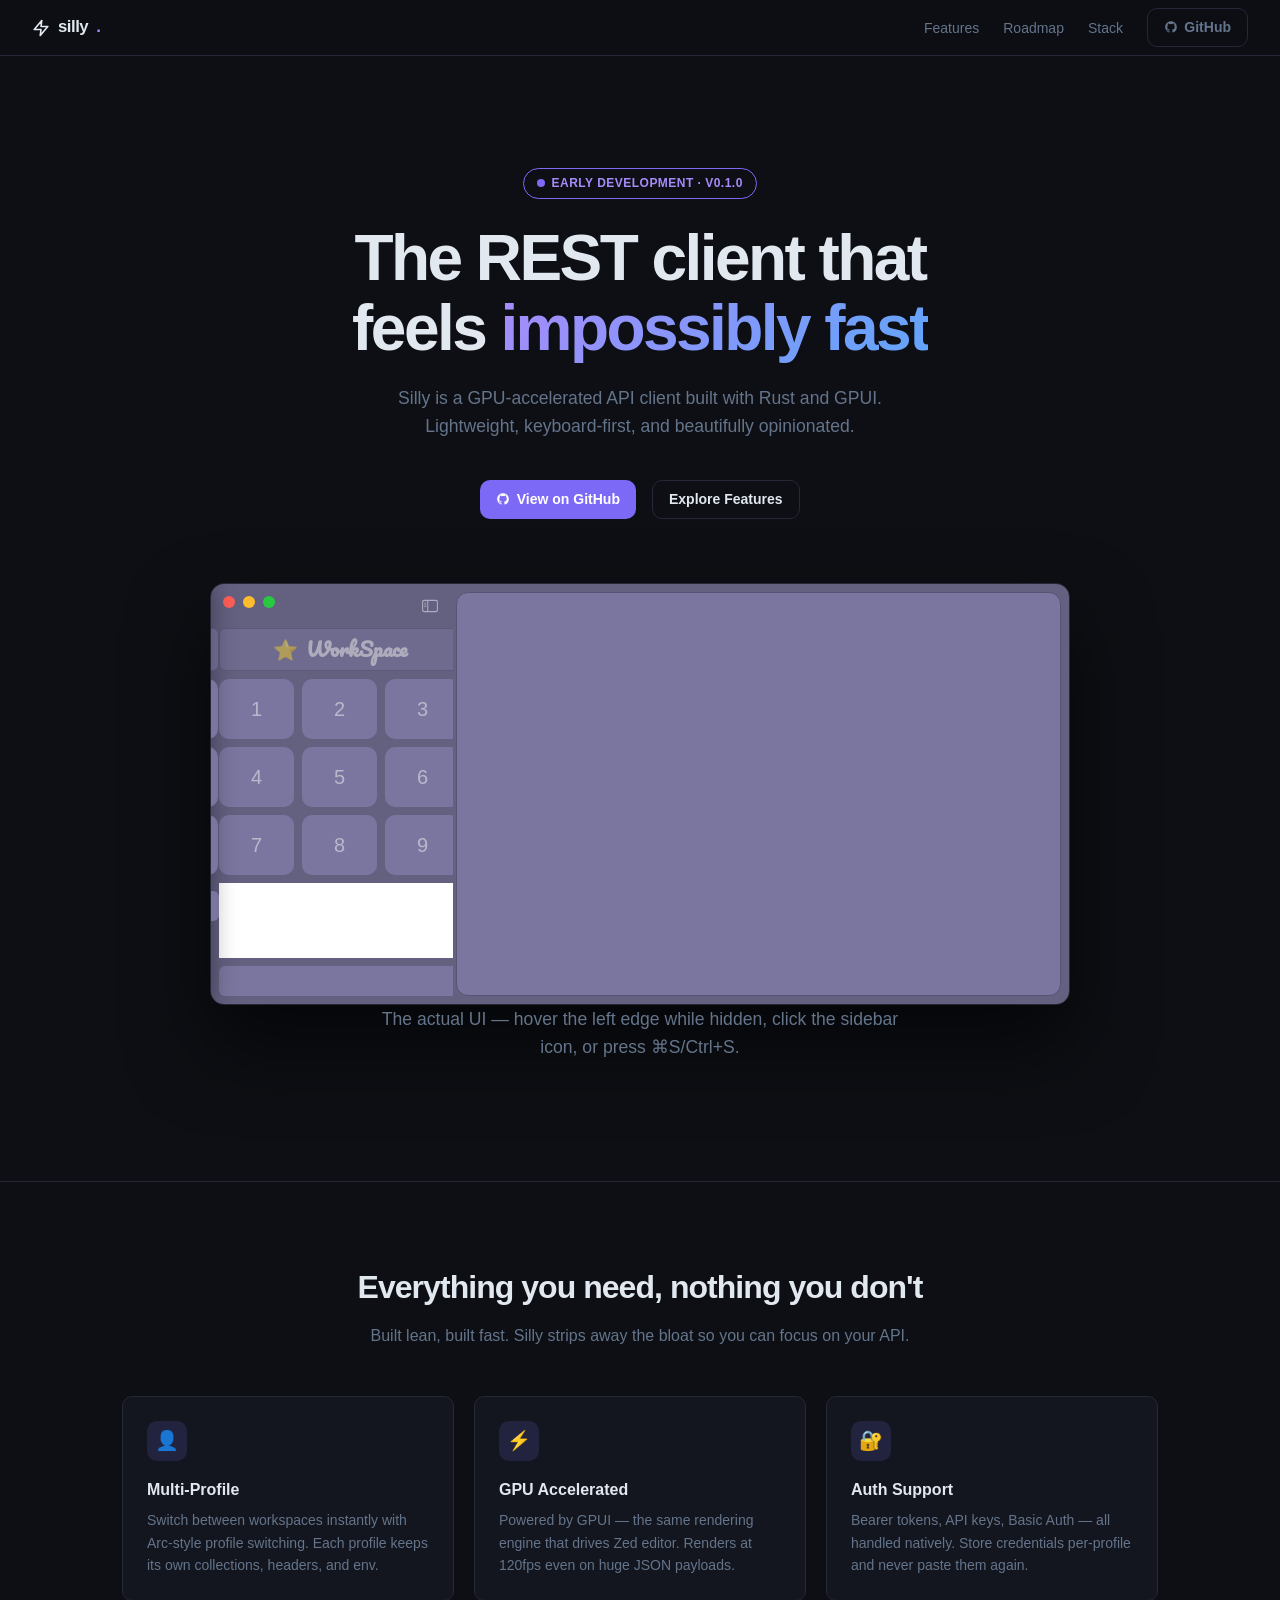
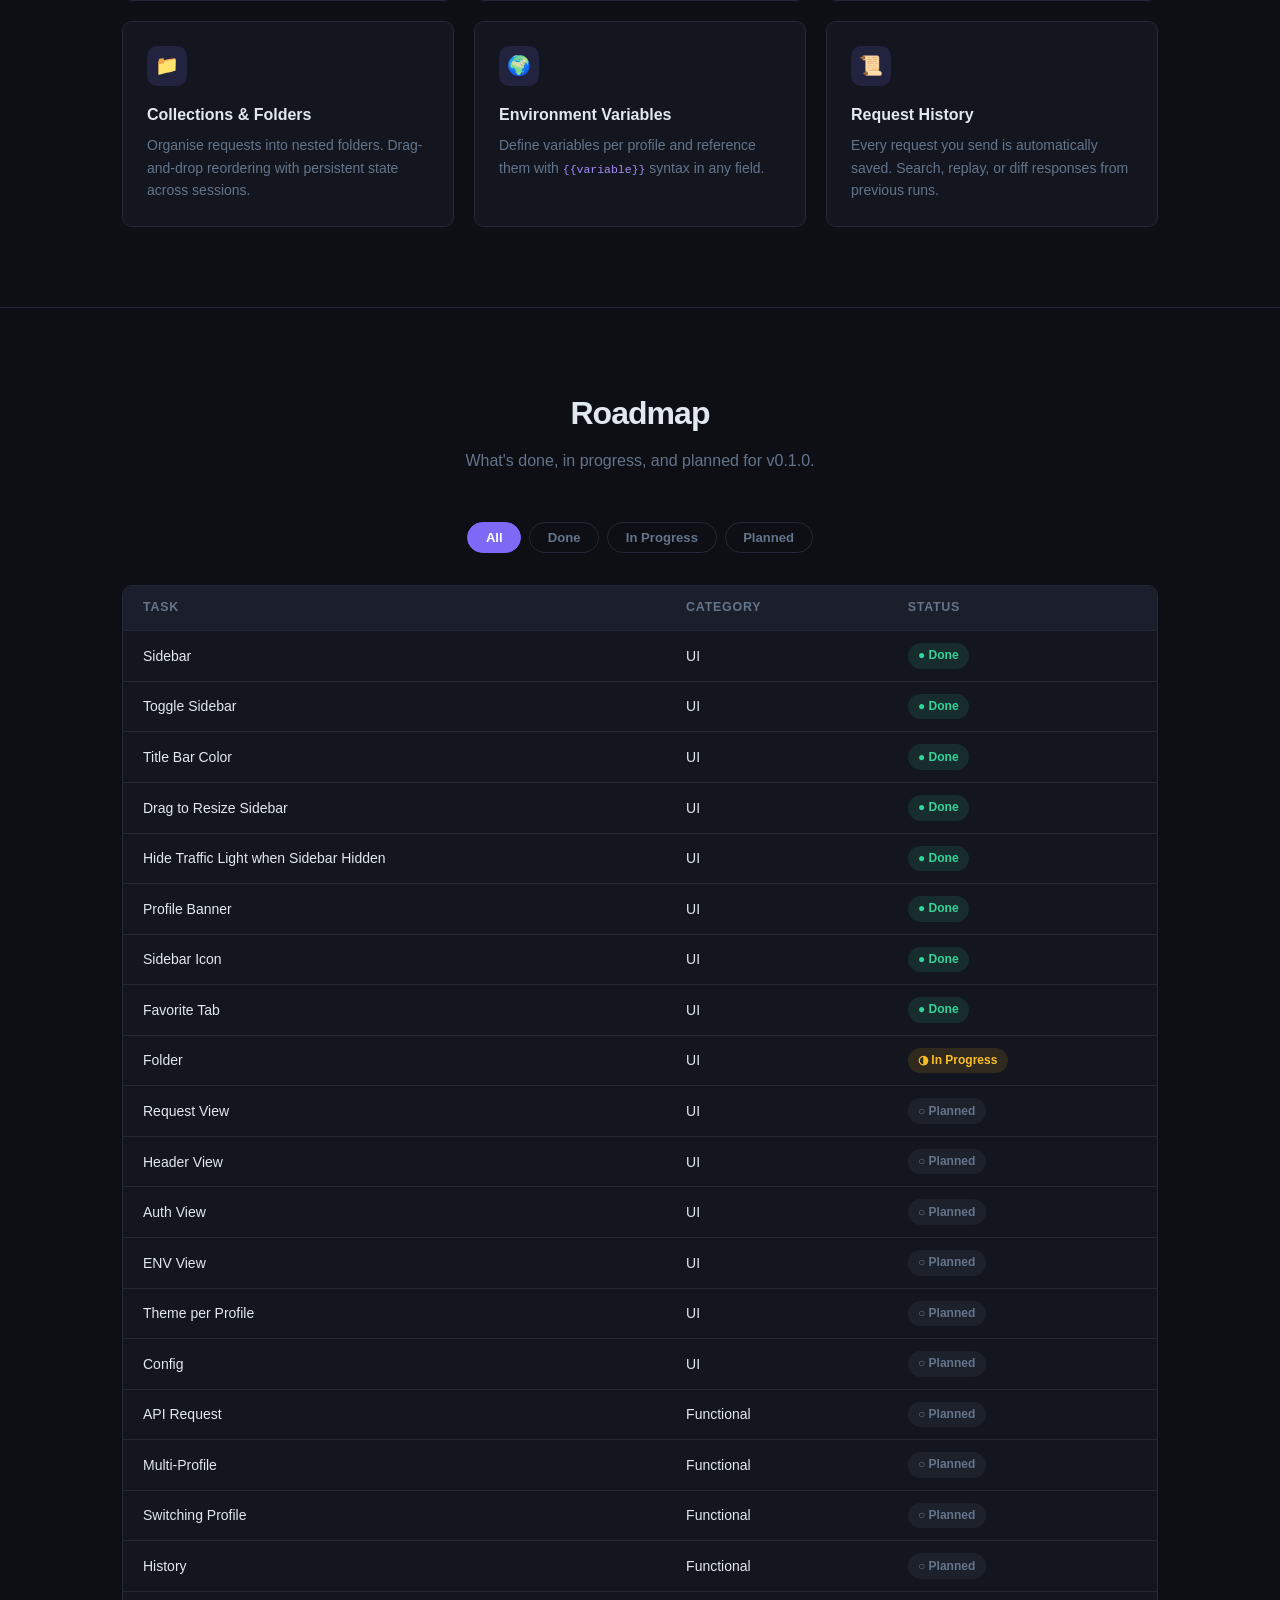
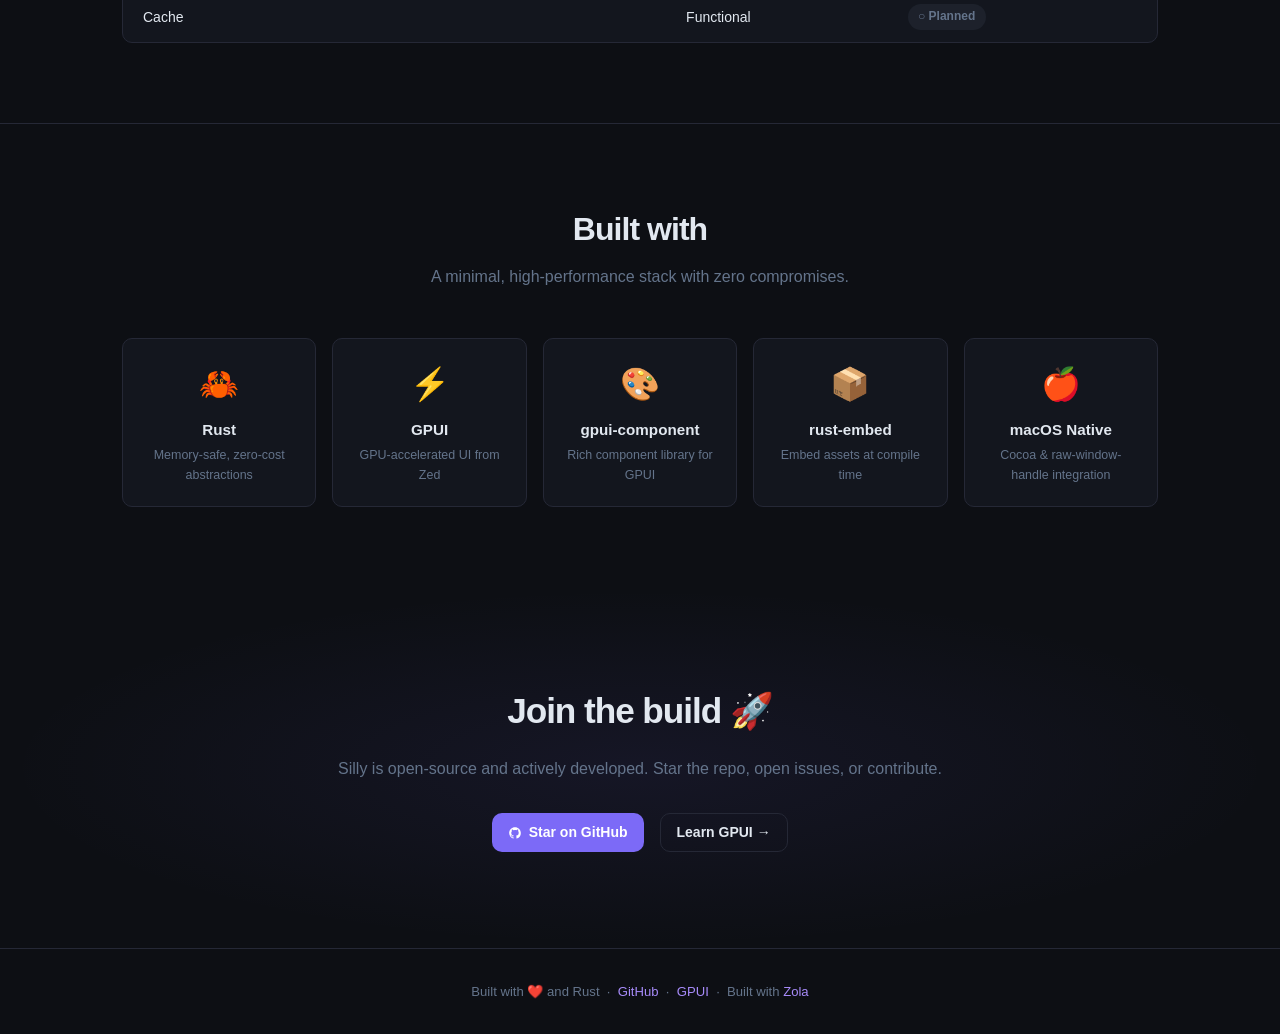
<file: index.html>
<!doctype html><html lang=en><head><meta charset=UTF-8><meta content="width=device-width,initial-scale=1.0" name=viewport><title>Silly — A GPU-accelerated REST client built with Rust and GPUI.</title><meta content="A GPU-accelerated REST client built with Rust and GPUI." name=description><meta content=Silly property=og:title><meta content="A GPU-accelerated REST client built with Rust and GPUI." property=og:description><meta content=website property=og:type><link href=https://fonts.googleapis.com rel=preconnect><link crossorigin href=https://fonts.gstatic.com rel=preconnect><link href="https://fonts.googleapis.com/css2?family=Pacifico&display=swap" rel=stylesheet><link href=https://ddeedev.github.io/SillyProject/main.css rel=stylesheet><body><nav><a class=nav-logo href=https://ddeedev.github.io/SillyProject> <svg viewbox="0 0 24 24" fill=none height=18 stroke=currentColor stroke-linecap=round stroke-linejoin=round stroke-width=2.2 width=18><path d="M13 2L3 14h9l-1 8 10-12h-9l1-8z"/></svg> silly<span>.</span> </a><ul class=nav-links><li><a href=#features>Features</a><li><a href=#roadmap>Roadmap</a><li><a href=#stack>Stack</a><li><a class="btn btn-ghost" href=https://github.com/ddeedev/SillyProject rel=noopener target=_blank> <svg viewbox="0 0 24 24" fill=currentColor height=14 width=14><path d="M12 2C6.48 2 2 6.48 2 12c0 4.42 2.87 8.17 6.84 9.49.5.09.68-.22.68-.48v-1.7c-2.78.61-3.37-1.34-3.37-1.34-.45-1.15-1.11-1.46-1.11-1.46-.91-.62.07-.61.07-.61 1 .07 1.53 1.03 1.53 1.03.89 1.53 2.34 1.09 2.91.83.09-.65.35-1.09.63-1.34-2.22-.25-4.56-1.11-4.56-4.95 0-1.09.39-1.98 1.03-2.68-.1-.25-.45-1.27.1-2.64 0 0 .84-.27 2.75 1.02A9.56 9.56 0 0112 6.8c.85.004 1.7.115 2.5.337 1.9-1.29 2.74-1.02 2.74-1.02.55 1.37.2 2.39.1 2.64.64.7 1.03 1.59 1.03 2.68 0 3.85-2.34 4.7-4.57 4.95.36.31.68.92.68 1.85v2.74c0 .27.18.58.69.48A10.01 10.01 0 0022 12c0-5.52-4.48-10-10-10z"/></svg> GitHub </a></ul></nav><section class=hero><div class=container><div class=badge><svg viewbox="0 0 10 10" fill=var(--accent) height=8 width=8><circle cx=5 cy=5 r=5 /></svg> Early Development · v0.1.0</div><h1>The REST client that<br>feels <em>impossibly fast</em></h1><p>Silly is a GPU-accelerated API client built with Rust and GPUI. Lightweight, keyboard-first, and beautifully opinionated.<div class=hero-actions><a class="btn btn-primary" href=https://github.com/ddeedev/SillyProject rel=noopener target=_blank> <svg viewbox="0 0 24 24" fill=currentColor height=14 width=14><path d="M12 2C6.48 2 2 6.48 2 12c0 4.42 2.87 8.17 6.84 9.49.5.09.68-.22.68-.48v-1.7c-2.78.61-3.37-1.34-3.37-1.34-.45-1.15-1.11-1.46-1.11-1.46-.91-.62.07-.61.07-.61 1 .07 1.53 1.03 1.53 1.03.89 1.53 2.34 1.09 2.91.83.09-.65.35-1.09.63-1.34-2.22-.25-4.56-1.11-4.56-4.95 0-1.09.39-1.98 1.03-2.68-.1-.25-.45-1.27.1-2.64 0 0 .84-.27 2.75 1.02A9.56 9.56 0 0112 6.8c.85.004 1.7.115 2.5.337 1.9-1.29 2.74-1.02 2.74-1.02.55 1.37.2 2.39.1 2.64.64.7 1.03 1.59 1.03 2.68 0 3.85-2.34 4.7-4.57 4.95.36.31.68.92.68 1.85v2.74c0 .27.18.58.69.48A10.01 10.01 0 0022 12c0-5.52-4.48-10-10-10z"/></svg> View on GitHub </a><a class="btn btn-ghost" href=#features>Explore Features</a></div><div class=app-preview><div class=app-window id=appWindow><div class=traffic-lights id=trafficLights><div class="dot dot-red"></div><div class="dot dot-yellow"></div><div class="dot dot-green"></div></div><div class=hover-zone id=hoverZone></div><div class=sidebar id=sidebar><div class=sidebar-topbar><button title="Toggle sidebar (⌘S)" class=sidebar-toggle id=sidebarToggle><svg viewbox="0 0 56 56" fill=currentColor height=16 width=18><path d="M 7.7148 49.5742 L 48.2852 49.5742 C 53.1836 49.5742 55.6446 47.1367 55.6446 42.3086 L 55.6446 13.6914 C 55.6446 8.8633 53.1836 6.4258 48.2852 6.4258 L 7.7148 6.4258 C 2.8398 6.4258 .3554 8.8398 .3554 13.6914 L .3554 42.3086 C .3554 47.1602 2.8398 49.5742 7.7148 49.5742 Z M 7.7851 45.8008 C 5.4413 45.8008 4.1288 44.5586 4.1288 42.1211 L 4.1288 13.8789 C 4.1288 11.4414 5.4413 10.1992 7.7851 10.1992 L 18.2148 10.1992 L 18.2148 45.8008 Z M 48.2147 10.1992 C 50.5350 10.1992 51.8708 11.4414 51.8708 13.8789 L 51.8708 42.1211 C 51.8708 44.5586 50.5350 45.8008 48.2147 45.8008 L 21.8944 45.8008 L 21.8944 10.1992 Z M 13.7148 18.8945 C 14.4179 18.8945 15.0507 18.2617 15.0507 17.5820 C 15.0507 16.8789 14.4179 16.2696 13.7148 16.2696 L 8.6757 16.2696 C 7.9726 16.2696 7.3632 16.8789 7.3632 17.5820 C 7.3632 18.2617 7.9726 18.8945 8.6757 18.8945 Z M 13.7148 24.9649 C 14.4179 24.9649 15.0507 24.3320 15.0507 23.6289 C 15.0507 22.9258 14.4179 22.3398 13.7148 22.3398 L 8.6757 22.3398 C 7.9726 22.3398 7.3632 22.9258 7.3632 23.6289 C 7.3632 24.3320 7.9726 24.9649 8.6757 24.9649 Z M 13.7148 31.0118 C 14.4179 31.0118 15.0507 30.4258 15.0507 29.7227 C 15.0507 29.0196 14.4179 28.4102 13.7148 28.4102 L 8.6757 28.4102 C 7.9726 28.4102 7.3632 29.0196 7.3632 29.7227 C 7.3632 30.4258 7.9726 31.0118 8.6757 31.0118 Z"/></svg></button></div><div class=sidebar-body><div class=workspace-card><span>⭐</span><strong>WorkSpace</strong></div><div class=fav-grid><div class=fav-item><span>1</span></div><div class=fav-item><span>2</span></div><div class=fav-item><span>3</span></div><div class=fav-item><span>4</span></div><div class=fav-item><span>5</span></div><div class=fav-item><span>6</span></div><div class=fav-item><span>7</span></div><div class=fav-item><span>8</span></div><div class=fav-item><span>9</span></div></div><div class=folder-area></div><div class=space-bar></div></div></div><div title="Drag to resize (in the app)" class=resize-handle id=resizeHandle></div><div class=main-card id=mainCard></div><div class=floating-sidebar id=floatingSidebar><div class=sidebar-topbar><button title="Restore sidebar" class=sidebar-toggle id=floatingToggle><svg viewbox="0 0 56 56" fill=currentColor height=16 width=18><path d="M 7.7148 49.5742 L 48.2852 49.5742 C 53.1836 49.5742 55.6446 47.1367 55.6446 42.3086 L 55.6446 13.6914 C 55.6446 8.8633 53.1836 6.4258 48.2852 6.4258 L 7.7148 6.4258 C 2.8398 6.4258 .3554 8.8398 .3554 13.6914 L .3554 42.3086 C .3554 47.1602 2.8398 49.5742 7.7148 49.5742 Z M 7.7851 45.8008 C 5.4413 45.8008 4.1288 44.5586 4.1288 42.1211 L 4.1288 13.8789 C 4.1288 11.4414 5.4413 10.1992 7.7851 10.1992 L 18.2148 10.1992 L 18.2148 45.8008 Z M 48.2147 10.1992 C 50.5350 10.1992 51.8708 11.4414 51.8708 13.8789 L 51.8708 42.1211 C 51.8708 44.5586 50.5350 45.8008 48.2147 45.8008 L 21.8944 45.8008 L 21.8944 10.1992 Z M 13.7148 18.8945 C 14.4179 18.8945 15.0507 18.2617 15.0507 17.5820 C 15.0507 16.8789 14.4179 16.2696 13.7148 16.2696 L 8.6757 16.2696 C 7.9726 16.2696 7.3632 16.8789 7.3632 17.5820 C 7.3632 18.2617 7.9726 18.8945 8.6757 18.8945 Z M 13.7148 24.9649 C 14.4179 24.9649 15.0507 24.3320 15.0507 23.6289 C 15.0507 22.9258 14.4179 22.3398 13.7148 22.3398 L 8.6757 22.3398 C 7.9726 22.3398 7.3632 22.9258 7.3632 23.6289 C 7.3632 24.3320 7.9726 24.9649 8.6757 24.9649 Z M 13.7148 31.0118 C 14.4179 31.0118 15.0507 30.4258 15.0507 29.7227 C 15.0507 29.0196 14.4179 28.4102 13.7148 28.4102 L 8.6757 28.4102 C 7.9726 28.4102 7.3632 29.0196 7.3632 29.7227 C 7.3632 30.4258 7.9726 31.0118 8.6757 31.0118 Z"/></svg></button></div><div class=sidebar-body><div class=workspace-card><span>⭐</span><strong>WorkSpace</strong></div><div class=fav-grid><div class=fav-item><span>1</span></div><div class=fav-item><span>2</span></div><div class=fav-item><span>3</span></div><div class=fav-item><span>4</span></div><div class=fav-item><span>5</span></div><div class=fav-item><span>6</span></div><div class=fav-item><span>7</span></div><div class=fav-item><span>8</span></div><div class=fav-item><span>9</span></div></div><div class=folder-area></div><div class=space-bar></div></div></div></div></div><p class=preview-caption id=previewCaption>The actual UI — hover the left edge while hidden, click the sidebar icon, or press ⌘S/Ctrl+S.</div></section><hr class=divider><section class=section-pad id=features><div class=container><div class=section-header><h2>Everything you need, nothing you don't</h2><p>Built lean, built fast. Silly strips away the bloat so you can focus on your API.</div><div class=features-grid><div class=feature-card><div class=feature-icon>👤</div><h3>Multi-Profile</h3><p>Switch between workspaces instantly with Arc-style profile switching. Each profile keeps its own collections, headers, and env.</div><div class=feature-card><div class=feature-icon>⚡</div><h3>GPU Accelerated</h3><p>Powered by GPUI — the same rendering engine that drives Zed editor. Renders at 120fps even on huge JSON payloads.</div><div class=feature-card><div class=feature-icon>🔐</div><h3>Auth Support</h3><p>Bearer tokens, API keys, Basic Auth — all handled natively. Store credentials per-profile and never paste them again.</div><div class=feature-card><div class=feature-icon>📁</div><h3>Collections & Folders</h3><p>Organise requests into nested folders. Drag-and-drop reordering with persistent state across sessions.</div><div class=feature-card><div class=feature-icon>🌍</div><h3>Environment Variables</h3><p>Define variables per profile and reference them with <code style=color:var(--accent2);font-size:.82em>{{variable}}</code> syntax in any field.</div><div class=feature-card><div class=feature-icon>📜</div><h3>Request History</h3><p>Every request you send is automatically saved. Search, replay, or diff responses from previous runs.</div></div></div></section><hr class=divider><section class=section-pad id=roadmap><div class=container><div class=section-header><h2>Roadmap</h2><p>What's done, in progress, and planned for v0.1.0.</div><div class=roadmap-tabs><button class="rtab active" onclick="filterRoadmap('all',this)">All</button><button onclick="filterRoadmap('done',this)" class=rtab>Done</button><button onclick="filterRoadmap('doing',this)" class=rtab>In Progress</button><button onclick="filterRoadmap('plan',this)" class=rtab>Planned</button></div><div class=roadmap-wrap><table><thead><tr><th>Task<th>Category<th>Status<tbody id=roadmap-body><tr data-s=done><td>Sidebar<td>UI<td><span class="status-badge s-done">● Done</span><tr data-s=done><td>Toggle Sidebar<td>UI<td><span class="status-badge s-done">● Done</span><tr data-s=done><td>Title Bar Color<td>UI<td><span class="status-badge s-done">● Done</span><tr data-s=done><td>Drag to Resize Sidebar<td>UI<td><span class="status-badge s-done">● Done</span><tr data-s=done><td>Hide Traffic Light when Sidebar Hidden<td>UI<td><span class="status-badge s-done">● Done</span><tr data-s=done><td>Profile Banner<td>UI<td><span class="status-badge s-done">● Done</span><tr data-s=done><td>Sidebar Icon<td>UI<td><span class="status-badge s-done">● Done</span><tr data-s=done><td>Favorite Tab<td>UI<td><span class="status-badge s-done">● Done</span><tr data-s=doing><td>Folder<td>UI<td><span class="status-badge s-doing">◑ In Progress</span><tr data-s=plan><td>Request View<td>UI<td><span class="status-badge s-plan">○ Planned</span><tr data-s=plan><td>Header View<td>UI<td><span class="status-badge s-plan">○ Planned</span><tr data-s=plan><td>Auth View<td>UI<td><span class="status-badge s-plan">○ Planned</span><tr data-s=plan><td>ENV View<td>UI<td><span class="status-badge s-plan">○ Planned</span><tr data-s=plan><td>Theme per Profile<td>UI<td><span class="status-badge s-plan">○ Planned</span><tr data-s=plan><td>Config<td>UI<td><span class="status-badge s-plan">○ Planned</span><tr data-s=plan><td>API Request<td>Functional<td><span class="status-badge s-plan">○ Planned</span><tr data-s=plan><td>Multi-Profile<td>Functional<td><span class="status-badge s-plan">○ Planned</span><tr data-s=plan><td>Switching Profile<td>Functional<td><span class="status-badge s-plan">○ Planned</span><tr data-s=plan><td>History<td>Functional<td><span class="status-badge s-plan">○ Planned</span><tr data-s=plan><td>Cache<td>Functional<td><span class="status-badge s-plan">○ Planned</span></table></div></div></section><hr class=divider><section class=section-pad id=stack><div class=container><div class=section-header><h2>Built with</h2><p>A minimal, high-performance stack with zero compromises.</div><div class=stack-grid><div class=stack-card><div class=emoji>🦀</div><h4>Rust</h4><p>Memory-safe, zero-cost abstractions</div><div class=stack-card><div class=emoji>⚡</div><h4>GPUI</h4><p>GPU-accelerated UI from Zed</div><div class=stack-card><div class=emoji>🎨</div><h4>gpui-component</h4><p>Rich component library for GPUI</div><div class=stack-card><div class=emoji>📦</div><h4>rust-embed</h4><p>Embed assets at compile time</div><div class=stack-card><div class=emoji>🍎</div><h4>macOS Native</h4><p>Cocoa & raw-window-handle integration</div></div></div></section><section class=cta><div class=container><h2>Join the build 🚀</h2><p>Silly is open-source and actively developed. Star the repo, open issues, or contribute.<div class=hero-actions><a class="btn btn-primary" href=https://github.com/ddeedev/SillyProject rel=noopener target=_blank> <svg viewbox="0 0 24 24" fill=currentColor height=14 width=14><path d="M12 2C6.48 2 2 6.48 2 12c0 4.42 2.87 8.17 6.84 9.49.5.09.68-.22.68-.48v-1.7c-2.78.61-3.37-1.34-3.37-1.34-.45-1.15-1.11-1.46-1.11-1.46-.91-.62.07-.61.07-.61 1 .07 1.53 1.03 1.53 1.03.89 1.53 2.34 1.09 2.91.83.09-.65.35-1.09.63-1.34-2.22-.25-4.56-1.11-4.56-4.95 0-1.09.39-1.98 1.03-2.68-.1-.25-.45-1.27.1-2.64 0 0 .84-.27 2.75 1.02A9.56 9.56 0 0112 6.8c.85.004 1.7.115 2.5.337 1.9-1.29 2.74-1.02 2.74-1.02.55 1.37.2 2.39.1 2.64.64.7 1.03 1.59 1.03 2.68 0 3.85-2.34 4.7-4.57 4.95.36.31.68.92.68 1.85v2.74c0 .27.18.58.69.48A10.01 10.01 0 0022 12c0-5.52-4.48-10-10-10z"/></svg> Star on GitHub </a><a class="btn btn-ghost" href=https://www.gpui.rs/ rel=noopener target=_blank>Learn GPUI →</a></div></div></section><script>var filterRoadmap=((a,b)=>{let c=`active`;document.querySelectorAll(`.rtab`).forEach(a=>a.classList.remove(c));b.classList.add(c);document.querySelectorAll(`#roadmap-body tr`).forEach(b=>{b.style.display=a===`all`||b.dataset.s===a?``:`none`})});var hideFloating=(()=>{state.floatingVisible=!1;updateSidebar()});var showFloating=(()=>{if(state.hidden){state.floatingVisible=!0;updateSidebar()}});var updateSidebar=(()=>{let c=`px`,d=1;sidebar.classList.toggle(`hidden`,state.hidden);sidebar.style.setProperty(`--sidebar-width`,state.width+ c);const a=state.hidden?0:d;mainCard.style.marginLeft=8*(d- a)+ c;floatingSidebar.classList.toggle(`visible`,state.floatingVisible);const b=state.hidden&&!state.floatingVisible;trafficLights.classList.toggle(`lights-hidden`,b);hoverZone.style.display=state.hidden?`block`:`none`});var setHidden=(a=>{state.hidden=a;if(a)state.floatingVisible=!1;updateSidebar()});var showDocked=(()=>{state.hidden=!1;state.floatingVisible=!1;updateSidebar()});var toggleSidebar=(()=>{if(state.hidden&&state.floatingVisible){showDocked()}else{setHidden(!state.hidden)}});const sidebar=document.getElementById(`sidebar`);const floatingSidebar=document.getElementById(`floatingSidebar`);const trafficLights=document.getElementById(`trafficLights`);const mainCard=document.getElementById(`mainCard`);const hoverZone=document.getElementById(`hoverZone`);const appWindow=document.getElementById(`appWindow`);const state={hidden:!1,width:242,floatingVisible:!1};document.getElementById(`sidebarToggle`).addEventListener(`click`,toggleSidebar);document.getElementById(`floatingToggle`).addEventListener(`click`,showDocked);hoverZone.addEventListener(`mouseenter`,showFloating);mainCard.addEventListener(`mouseenter`,hideFloating);floatingSidebar.addEventListener(`mouseleave`,hideFloating);document.addEventListener(`keydown`,a=>{if((a.metaKey||a.ctrlKey)&&a.key.toLowerCase()===`s`){a.preventDefault();toggleSidebar()}});const resizeHandle=document.getElementById(`resizeHandle`);resizeHandle.addEventListener(`mousedown`,a=>{let h=`mouseup`,g=`mousemove`,f=Math;var e=(()=>{window.removeEventListener(g,d);window.removeEventListener(h,e)});var d=(a=>{const d=a.clientX- b;let e=f.max(200,f.min(500,c+ d));state.width=e;if(!state.hidden)updateSidebar()});a.preventDefault();const b=a.clientX;const c=state.width;window.addEventListener(g,d);window.addEventListener(h,e)});updateSidebar()</script><footer><p>Built with ❤️ and Rust  ·  <a href=https://github.com/ddeedev/SillyProject rel=noopener target=_blank>GitHub</a>  ·  <a href=https://www.gpui.rs/ rel=noopener target=_blank>GPUI</a>  ·  Built with <a href=https://www.getzola.org rel=noopener target=_blank>Zola</a></footer>
</file>
